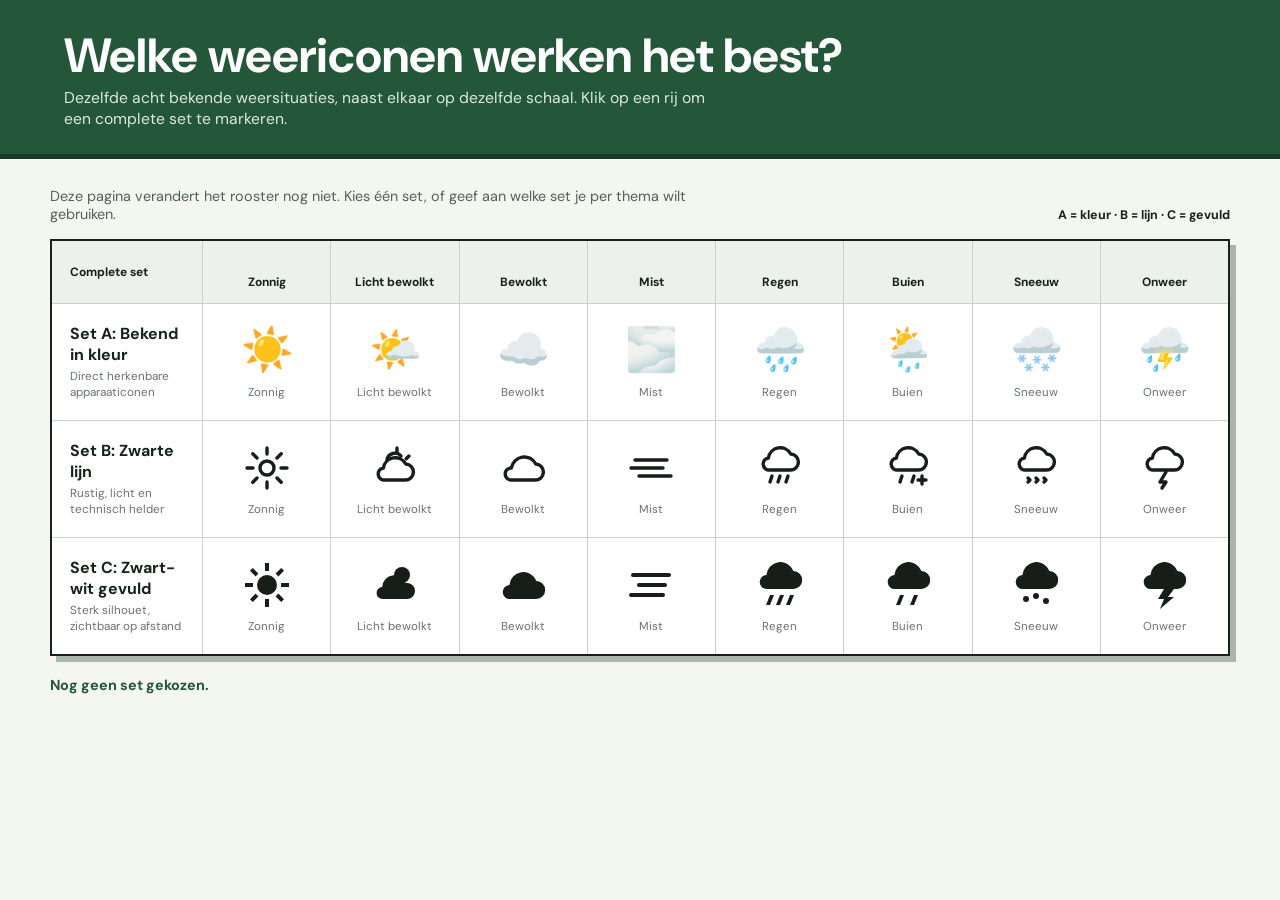
<file: weather-icons.html>
<!doctype html>
<html lang="nl">
<head>
<meta charset="utf-8">
<meta name="viewport" content="width=device-width,initial-scale=1">
<title>Vergelijking weericonen</title>
<link rel="preconnect" href="https://fonts.googleapis.com">
<link href="https://fonts.googleapis.com/css2?family=DM+Sans:wght@400;600;700&display=swap" rel="stylesheet">
<style>
:root{--ink:#16231b;--green:#24563a;--paper:#f4f6f0;--line:#cbd3c9;--sun:#f5b82e;--rain:#3b82a0}
*{box-sizing:border-box}
body{margin:0;background:var(--paper);color:var(--ink);font-family:'DM Sans',sans-serif}
header{padding:32px clamp(18px,5vw,72px) 25px;background:var(--green);color:#fff;border-bottom:5px solid #173b28}
header h1{margin:0 0 7px;font-size:clamp(1.8rem,4vw,3rem);line-height:1}
header p{max-width:660px;margin:0;color:#dce9df;font-size:.98rem}
main{width:min(1180px,calc(100% - 28px));margin:28px auto 48px}
.guide{display:flex;justify-content:space-between;gap:20px;align-items:end;margin-bottom:16px}
.guide p{margin:0;max-width:650px;color:#536158;font-size:.9rem}
.legend{font-size:.78rem;font-weight:700;white-space:nowrap}
.board{overflow-x:auto;background:#fff;border:2px solid var(--ink);box-shadow:6px 6px 0 #aab6aa}
.row{display:grid;grid-template-columns:150px repeat(8,minmax(96px,1fr));min-width:930px;border-bottom:1px solid var(--line)}
.row:last-child{border-bottom:0}
.cell{min-height:116px;padding:13px 8px;display:flex;flex-direction:column;align-items:center;justify-content:center;border-left:1px solid var(--line);text-align:center}
.cell:first-child{border-left:0;align-items:flex-start;text-align:left;padding:18px}
.head .cell{min-height:62px;background:#edf1eb;font-size:.75rem;font-weight:700}
.head .cell:not(:first-child){justify-content:end}
.set{cursor:pointer;transition:background .15s}
.set:hover,.set.selected{background:#eef6ef}
.set.selected .set-name::after{content:'gekozen';display:block;margin-top:8px;color:var(--green);font-size:.68rem}
.set-name{font-size:1rem;font-weight:700}
.set-desc{display:block;margin-top:4px;color:#68736b;font-size:.73rem;line-height:1.35}
.icon{width:52px;height:52px;display:grid;place-items:center;margin-bottom:8px;font-size:2.65rem;line-height:1}
.icon svg{width:48px;height:48px;overflow:visible}
.outline svg{fill:none;stroke:#171d19;stroke-width:1.7;stroke-linecap:round;stroke-linejoin:round}
.solid svg{fill:#171d19;stroke:none}
.weather-name{font-size:.72rem;color:#68736b}
.choice{min-height:24px;margin-top:20px;font-size:.9rem;font-weight:700;color:var(--green)}
@media(max-width:640px){header{padding-top:25px}.guide{display:block}.legend{display:block;margin-top:9px}.board{box-shadow:4px 4px 0 #aab6aa}.row{grid-template-columns:125px repeat(8,92px)}.cell{min-height:104px}.icon{width:46px;height:46px}.icon svg{width:43px;height:43px}}
</style>
</head>
<body>
<header>
  <h1>Welke weericonen werken het best?</h1>
  <p>Dezelfde acht bekende weersituaties, naast elkaar op dezelfde schaal. Klik op een rij om een complete set te markeren.</p>
</header>
<main>
  <div class="guide">
    <p>Deze pagina verandert het rooster nog niet. Kies één set, of geef aan welke set je per thema wilt gebruiken.</p>
    <span class="legend">A = kleur · B = lijn · C = gevuld</span>
  </div>
  <div class="board" id="board"></div>
  <div class="choice" id="choice">Nog geen set gekozen.</div>
</main>
<script>
const weather=[
  ['Zonnig','☀️','sun'],['Licht bewolkt','🌤️','partly'],['Bewolkt','☁️','cloud'],['Mist','🌫️','fog'],
  ['Regen','🌧️','rain'],['Buien','🌦️','showers'],['Sneeuw','🌨️','snow'],['Onweer','⛈️','storm']
];
const outline={
  sun:'<circle cx="12" cy="12" r="3.5"/><path d="M12 2v3M12 19v3M2 12h3M19 12h3M4.9 4.9 7 7M17 17l2.1 2.1M19.1 4.9 17 7M7 17l-2.1 2.1"/>',
  partly:'<path d="M7 18h10a4 4 0 0 0 .4-8 6 6 0 0 0-11.2 2A3 3 0 0 0 7 18Z"/><path d="M8 8a4 4 0 0 1 7-2M13 2v2M19 6l-1.4 1.4"/>',
  cloud:'<path d="M6 18h12a4 4 0 0 0 .4-8 6.5 6.5 0 0 0-12.2 2A3 3 0 0 0 6 18Z"/>',
  fog:'<path d="M4 8h16M2 12h16M6 16h16"/>',
  rain:'<path d="M7 13h10a4 4 0 0 0 .4-8A6 6 0 0 0 6.2 7 3 3 0 0 0 7 13Z"/><path d="m8 16-1 3M12 16l-1 3M16 16l-1 3"/>',
  showers:'<path d="M7 13h10a4 4 0 0 0 .4-8A6 6 0 0 0 6.2 7 3 3 0 0 0 7 13Z"/><path d="m9 16-1 3M15 16l-1 3"/><path d="M19 16v4M17 18h4"/>',
  snow:'<path d="M7 13h10a4 4 0 0 0 .4-8A6 6 0 0 0 6.2 7 3 3 0 0 0 7 13Z"/><path d="m8 17 1 1-1 1M12 17l1 1-1 1M16 17l1 1-1 1"/>',
  storm:'<path d="M7 13h10a4 4 0 0 0 .4-8A6 6 0 0 0 6.2 7 3 3 0 0 0 7 13Z"/><path d="m13 14-3 5h3l-2 3"/>'
};
const solid={
  sun:'<circle cx="12" cy="12" r="5"/><path d="M11 1h2v4h-2zM11 19h2v4h-2zM1 11h4v2H1zM19 11h4v2h-4zM3.5 4.9l1.4-1.4 2.8 2.8-1.4 1.4zM16.3 17.7l1.4-1.4 2.8 2.8-1.4 1.4zM16.3 6.3l2.8-2.8 1.4 1.4-2.8 2.8zM3.5 19.1l2.8-2.8 1.4 1.4-2.8 2.8z"/>',
  partly:'<circle cx="15.5" cy="7" r="4"/><path d="M6 19h12a4 4 0 0 0 0-8h-.8A6 6 0 0 0 5.6 13 3 3 0 0 0 6 19Z"/>',
  cloud:'<path d="M5.5 19h13a4.5 4.5 0 0 0 .2-9A7 7 0 0 0 5.2 12 3.5 3.5 0 0 0 5.5 19Z"/>',
  fog:'<rect x="2" y="6" width="20" height="2" rx="1"/><rect x="5" y="11" width="15" height="2" rx="1"/><rect x="1" y="16" width="18" height="2" rx="1"/>',
  rain:'<path d="M5.5 14h13a4.5 4.5 0 0 0 .2-9A7 7 0 0 0 5.2 7 3.5 3.5 0 0 0 5.5 14Z"/><path d="M7 17h2l-2 5H5zM12 17h2l-2 5h-2zM17 17h2l-2 5h-2z"/>',
  showers:'<path d="M5.5 14h13a4.5 4.5 0 0 0 .2-9A7 7 0 0 0 5.2 7 3.5 3.5 0 0 0 5.5 14Z"/><path d="M8 17h2l-2 5H6zM15 17h2l-2 5h-2z"/>',
  snow:'<path d="M5.5 14h13a4.5 4.5 0 0 0 .2-9A7 7 0 0 0 5.2 7 3.5 3.5 0 0 0 5.5 14Z"/><circle cx="7" cy="19" r="1.5"/><circle cx="12" cy="17.5" r="1.5"/><circle cx="17" cy="20" r="1.5"/>',
  storm:'<path d="M5.5 14h13a4.5 4.5 0 0 0 .2-9A7 7 0 0 0 5.2 7 3.5 3.5 0 0 0 5.5 14Z"/><path d="M12 14h5l-3 4h3l-7 6 2-5H9z"/>'
};
const svg=paths=>`<svg viewBox="0 0 24 24" aria-hidden="true">${paths}</svg>`;
const sets=[
  {id:'A',name:'Bekend in kleur',desc:'Direct herkenbare apparaaticonen',cls:'emoji',icon:w=>w[1]},
  {id:'B',name:'Zwarte lijn',desc:'Rustig, licht en technisch helder',cls:'outline',icon:w=>svg(outline[w[2]])},
  {id:'C',name:'Zwart-wit gevuld',desc:'Sterk silhouet, zichtbaar op afstand',cls:'solid',icon:w=>svg(solid[w[2]])}
];
const board=document.getElementById('board');
board.innerHTML=`<div class="row head"><div class="cell">Complete set</div>${weather.map(w=>`<div class="cell">${w[0]}</div>`).join('')}</div>`+
  sets.map(set=>`<div class="row set" data-set="${set.id}" tabindex="0"><div class="cell"><span class="set-name">Set ${set.id}: ${set.name}</span><span class="set-desc">${set.desc}</span></div>${weather.map(w=>`<div class="cell"><span class="icon ${set.cls}">${set.icon(w)}</span><span class="weather-name">${w[0]}</span></div>`).join('')}</div>`).join('');
function choose(row){document.querySelectorAll('.set').forEach(el=>el.classList.toggle('selected',el===row));document.getElementById('choice').textContent=`Gekozen: ${row.querySelector('.set-name').textContent}.`}
document.querySelectorAll('.set').forEach(row=>{row.addEventListener('click',()=>choose(row));row.addEventListener('keydown',e=>{if(e.key==='Enter'||e.key===' '){e.preventDefault();choose(row)}})});
</script>
</body>
</html>
</file>
